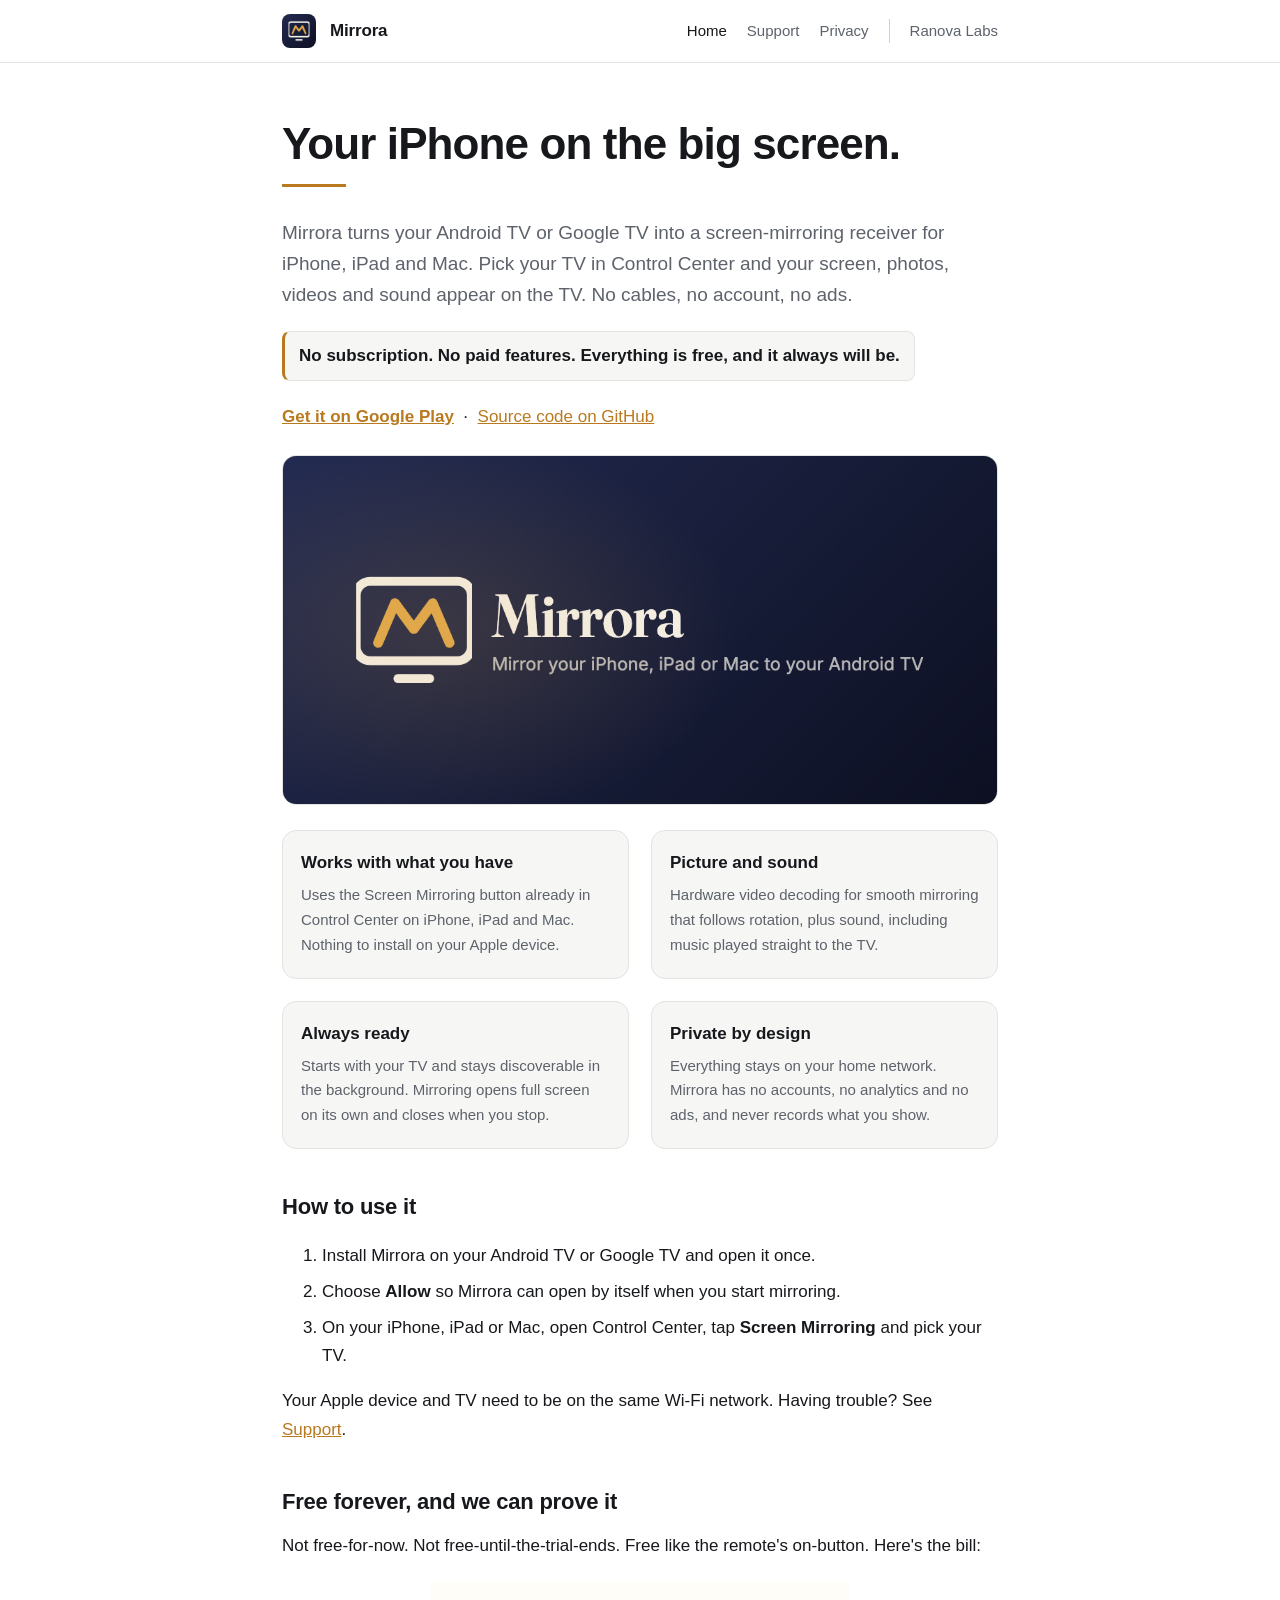
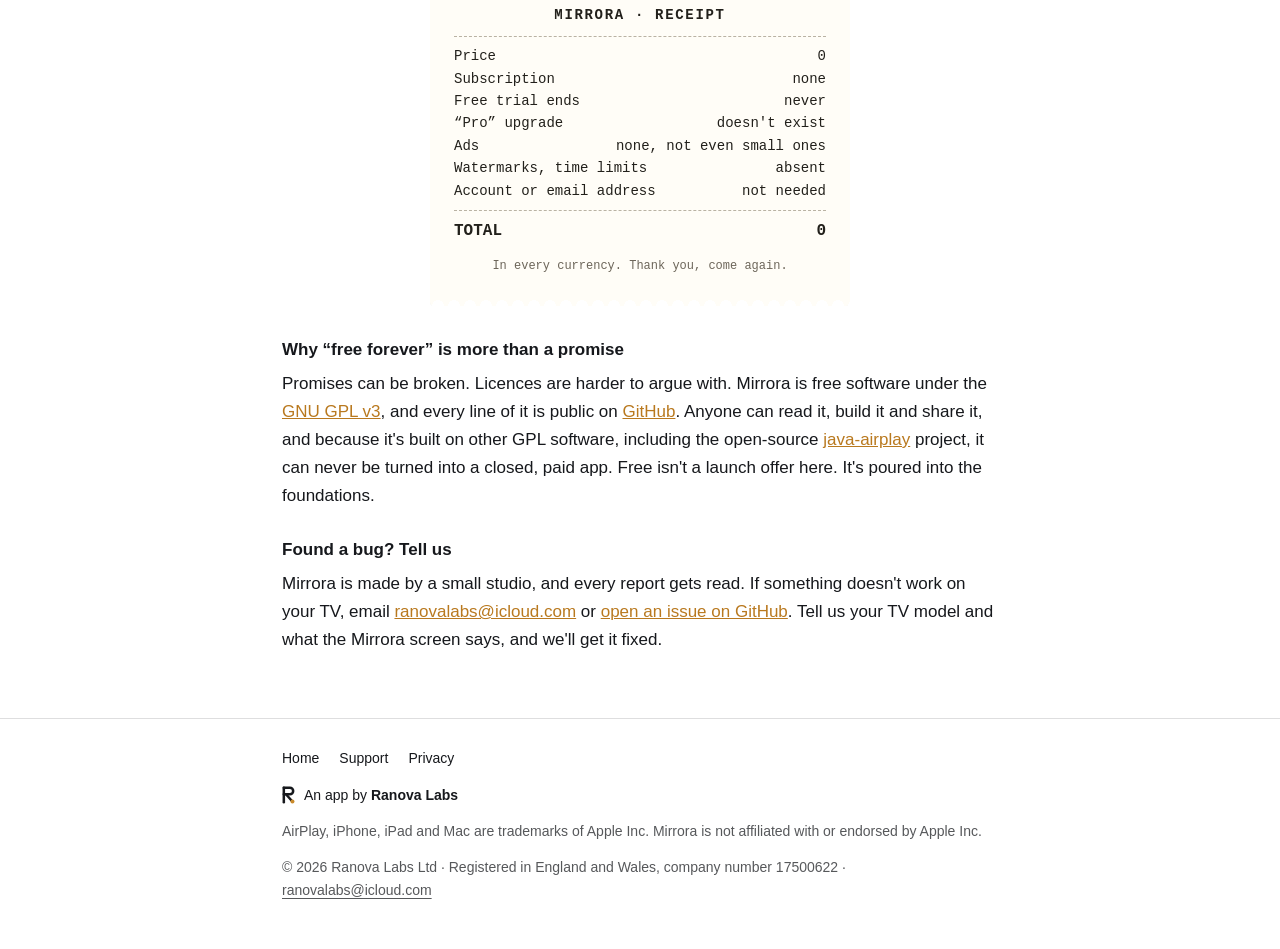
<file: docs/index.html>
<!doctype html>
<html lang="en">
<head>
<meta charset="utf-8">
<meta name="viewport" content="width=device-width, initial-scale=1">
<title>Mirrora — Screen mirroring for Android TV</title>
<meta name="description" content="Mirror your iPhone, iPad or Mac to your Android TV or Google TV. No subscription, no paid features: free and open source, for good.">
<link rel="icon" href="assets/icon.png">
<link rel="stylesheet" href="style.css?v=20261117">
<link rel="stylesheet" href="assets/ranova-frame.css?v=20261019">
</head>
<body>
<header class="site"><div class="wrap">
  <a class="brand" href="index.html"><img src="assets/icon.png" alt=""><span class="name">Mirrora</span></a>
  <nav><a href="index.html" aria-current="page">Home</a><a href="support.html">Support</a><a href="privacy.html">Privacy</a><a class="rl-home" href="https://ranovalabs.github.io/">Ranova Labs</a></nav>
</div></header>

<main class="wrap">
  <section class="hero">
    <h1>Your iPhone on the big screen.</h1>
    <hr class="rule">
    <p class="lede">Mirrora turns your Android TV or Google TV into a screen-mirroring receiver for iPhone, iPad and Mac. Pick your TV in Control Center and your screen, photos, videos and sound appear on the TV. No cables, no account, no ads.</p>
    <p class="promise"><strong>No subscription. No paid features. Everything is free, and it always will be.</strong></p>
    <p><a href="https://play.google.com/store/apps/details?id=com.ranovalabs.mirror"><strong>Get it on Google Play</strong></a> &nbsp;·&nbsp; <a href="https://github.com/RanovaLabs/mirrora">Source code on GitHub</a></p>
  </section>

  <p><img src="assets/feature.png" alt="Mirrora" style="width:100%;border-radius:14px;border:1px solid var(--line)"></p>

  <div class="grid" style="grid-template-columns:repeat(auto-fit,minmax(300px,1fr))">
    <div class="card"><h3>Works with what you have</h3><p>Uses the Screen Mirroring button already in Control Center on iPhone, iPad and Mac. Nothing to install on your Apple device.</p></div>
    <div class="card"><h3>Picture and sound</h3><p>Hardware video decoding for smooth mirroring that follows rotation, plus sound, including music played straight to the TV.</p></div>
    <div class="card"><h3>Always ready</h3><p>Starts with your TV and stays discoverable in the background. Mirroring opens full screen on its own and closes when you stop.</p></div>
    <div class="card"><h3>Private by design</h3><p>Everything stays on your home network. Mirrora has no accounts, no analytics and no ads, and never records what you show.</p></div>
  </div>

  <h2>How to use it</h2>
  <ol>
    <li>Install Mirrora on your Android TV or Google TV and open it once.</li>
    <li>Choose <strong>Allow</strong> so Mirrora can open by itself when you start mirroring.</li>
    <li>On your iPhone, iPad or Mac, open Control Center, tap <strong>Screen Mirroring</strong> and pick your TV.</li>
  </ol>
  <p>Your Apple device and TV need to be on the same Wi-Fi network. Having trouble? See <a href="support.html">Support</a>.</p>

  <h2 id="free">Free forever, and we can prove it</h2>
  <p>Not free-for-now. Not free-until-the-trial-ends. Free like the remote's on-button. Here's the bill:</p>

  <div class="receipt" role="table" aria-label="What Mirrora costs">
    <div class="r-head">MIRRORA &middot; RECEIPT</div>
    <div class="r-row" role="row"><span role="cell">Price</span><span role="cell">0</span></div>
    <div class="r-row" role="row"><span role="cell">Subscription</span><span role="cell">none</span></div>
    <div class="r-row" role="row"><span role="cell">Free trial ends</span><span role="cell">never</span></div>
    <div class="r-row" role="row"><span role="cell">&ldquo;Pro&rdquo; upgrade</span><span role="cell">doesn't exist</span></div>
    <div class="r-row" role="row"><span role="cell">Ads</span><span role="cell">none, not even small ones</span></div>
    <div class="r-row" role="row"><span role="cell">Watermarks, time limits</span><span role="cell">absent</span></div>
    <div class="r-row" role="row"><span role="cell">Account or email address</span><span role="cell">not needed</span></div>
    <div class="r-row r-total" role="row"><span role="cell">TOTAL</span><span role="cell">0</span></div>
    <div class="r-foot">In every currency. Thank you, come again.</div>
  </div>

  <h3>Why &ldquo;free forever&rdquo; is more than a promise</h3>
  <p>Promises can be broken. Licences are harder to argue with. Mirrora is free software under the <a href="https://www.gnu.org/licenses/gpl-3.0.html">GNU GPL v3</a>, and every line of it is public on <a href="https://github.com/RanovaLabs/mirrora">GitHub</a>. Anyone can read it, build it and share it, and because it's built on other GPL software, including the open-source <a href="https://github.com/serezhka/java-airplay">java-airplay</a> project, it can never be turned into a closed, paid app. Free isn't a launch offer here. It's poured into the foundations.</p>

  <h3>Found a bug? Tell us</h3>
  <p>Mirrora is made by a small studio, and every report gets read. If something doesn't work on your TV, email <a href="mailto:ranovalabs@icloud.com">ranovalabs@icloud.com</a> or <a href="https://github.com/RanovaLabs/mirrora/issues">open an issue on GitHub</a>. Tell us your TV model and what the Mirrora screen says, and we'll get it fixed.</p>
</main>
<div class="rl-foot" role="contentinfo"><div class="rl-wrap" style="--rl-max: 760px">
  <nav class="rl-links" aria-label="Footer"><a href="index.html">Home</a><a href="support.html">Support</a><a href="privacy.html">Privacy</a></nav>
  <a class="rl-by" href="https://ranovalabs.github.io/"><svg viewBox="11 7 36 50" aria-hidden="true"><g fill="none" stroke="currentColor" stroke-width="7" stroke-linecap="round" stroke-linejoin="round"><path d="M16 12 L16 52"/><path d="M16 12 H33 A9 9 0 0 1 33 30 H16"/><path d="M22 30 L38 48"/></g><circle cx="40" cy="50" r="5.6" fill="#C98A2B"/></svg><span>An app by <b>Ranova Labs</b></span></a>
  <p class="rl-note">AirPlay, iPhone, iPad and Mac are trademarks of Apple Inc. Mirrora is not affiliated with or endorsed by Apple Inc.</p>
  <p class="rl-legal">&copy; 2026 Ranova Labs Ltd &middot; Registered in England and Wales, company number 17500622 &middot; <a href="mailto:ranovalabs@icloud.com">ranovalabs@icloud.com</a></p>
</div></div>
</body>
</html>
</file>
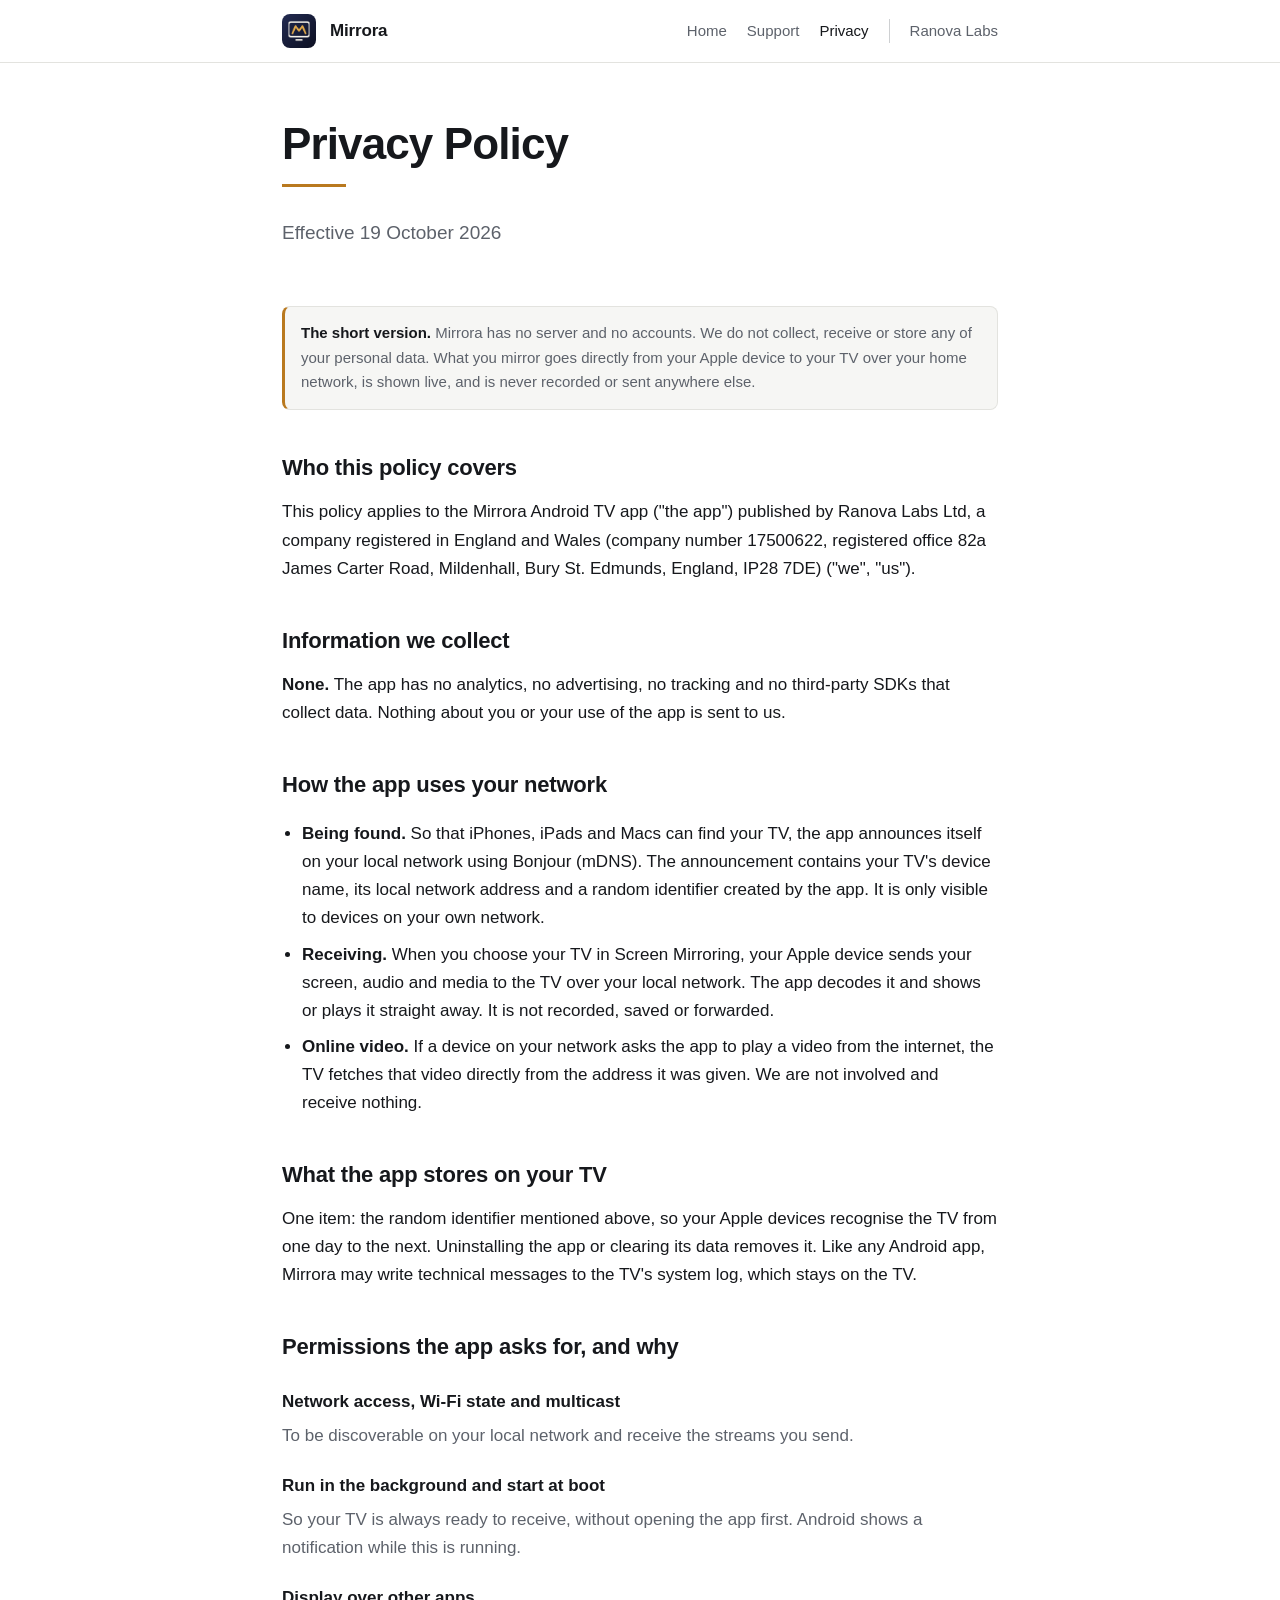
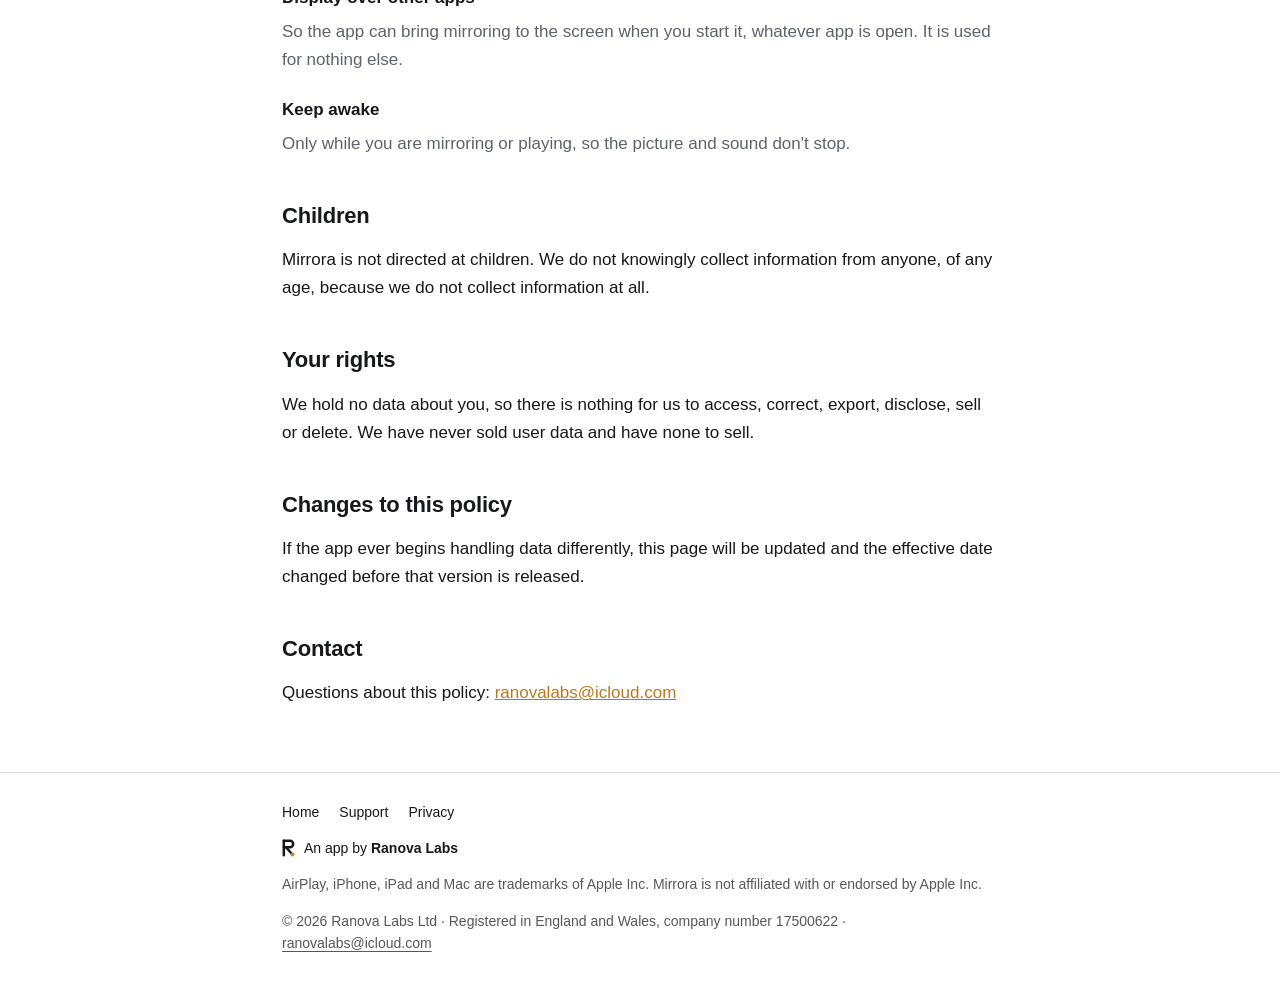
<file: docs/privacy.html>
<!doctype html>
<html lang="en">
<head>
<meta charset="utf-8">
<meta name="viewport" content="width=device-width, initial-scale=1">
<title>Privacy Policy — Mirrora</title>
<meta name="description" content="Mirrora collects no personal data. Mirrored content is shown live on your TV and never recorded or sent to us.">
<link rel="icon" href="assets/icon.png">
<link rel="stylesheet" href="style.css?v=20261117">
<link rel="stylesheet" href="assets/ranova-frame.css?v=20261019">
</head>
<body>
<header class="site"><div class="wrap">
  <a class="brand" href="index.html"><img src="assets/icon.png" alt=""><span class="name">Mirrora</span></a>
  <nav><a href="index.html">Home</a><a href="support.html">Support</a><a href="privacy.html" aria-current="page">Privacy</a><a class="rl-home" href="https://ranovalabs.github.io/">Ranova Labs</a></nav>
</div></header>

<main class="wrap">
  <section class="hero">
    <h1>Privacy Policy</h1>
    <hr class="rule">
    <p class="lede">Effective 19 October 2026</p>
  </section>

  <div class="note"><strong>The short version.</strong> Mirrora has no server and no accounts. We do not collect, receive or store any of your personal data. What you mirror goes directly from your Apple device to your TV over your home network, is shown live, and is never recorded or sent anywhere else.</div>

  <h2>Who this policy covers</h2>
  <p>This policy applies to the Mirrora Android TV app ("the app") published by Ranova Labs Ltd, a company registered in England and Wales (company number 17500622, registered office 82a James Carter Road, Mildenhall, Bury St. Edmunds, England, IP28 7DE) ("we", "us").</p>

  <h2>Information we collect</h2>
  <p><strong>None.</strong> The app has no analytics, no advertising, no tracking and no third-party SDKs that collect data. Nothing about you or your use of the app is sent to us.</p>

  <h2>How the app uses your network</h2>
  <ul>
    <li><strong>Being found.</strong> So that iPhones, iPads and Macs can find your TV, the app announces itself on your local network using Bonjour (mDNS). The announcement contains your TV's device name, its local network address and a random identifier created by the app. It is only visible to devices on your own network.</li>
    <li><strong>Receiving.</strong> When you choose your TV in Screen Mirroring, your Apple device sends your screen, audio and media to the TV over your local network. The app decodes it and shows or plays it straight away. It is not recorded, saved or forwarded.</li>
    <li><strong>Online video.</strong> If a device on your network asks the app to play a video from the internet, the TV fetches that video directly from the address it was given. We are not involved and receive nothing.</li>
  </ul>

  <h2>What the app stores on your TV</h2>
  <p>One item: the random identifier mentioned above, so your Apple devices recognise the TV from one day to the next. Uninstalling the app or clearing its data removes it. Like any Android app, Mirrora may write technical messages to the TV's system log, which stays on the TV.</p>

  <h2>Permissions the app asks for, and why</h2>
  <dl>
    <dt>Network access, Wi-Fi state and multicast</dt>
    <dd>To be discoverable on your local network and receive the streams you send.</dd>
    <dt>Run in the background and start at boot</dt>
    <dd>So your TV is always ready to receive, without opening the app first. Android shows a notification while this is running.</dd>
    <dt>Display over other apps</dt>
    <dd>So the app can bring mirroring to the screen when you start it, whatever app is open. It is used for nothing else.</dd>
    <dt>Keep awake</dt>
    <dd>Only while you are mirroring or playing, so the picture and sound don't stop.</dd>
  </dl>

  <h2>Children</h2>
  <p>Mirrora is not directed at children. We do not knowingly collect information from anyone, of any age, because we do not collect information at all.</p>

  <h2>Your rights</h2>
  <p>We hold no data about you, so there is nothing for us to access, correct, export, disclose, sell or delete. We have never sold user data and have none to sell.</p>

  <h2>Changes to this policy</h2>
  <p>If the app ever begins handling data differently, this page will be updated and the effective date changed before that version is released.</p>

  <h2>Contact</h2>
  <p>Questions about this policy: <a href="mailto:ranovalabs@icloud.com">ranovalabs@icloud.com</a></p>
</main>
<div class="rl-foot" role="contentinfo"><div class="rl-wrap" style="--rl-max: 760px">
  <nav class="rl-links" aria-label="Footer"><a href="index.html">Home</a><a href="support.html">Support</a><a href="privacy.html">Privacy</a></nav>
  <a class="rl-by" href="https://ranovalabs.github.io/"><svg viewBox="11 7 36 50" aria-hidden="true"><g fill="none" stroke="currentColor" stroke-width="7" stroke-linecap="round" stroke-linejoin="round"><path d="M16 12 L16 52"/><path d="M16 12 H33 A9 9 0 0 1 33 30 H16"/><path d="M22 30 L38 48"/></g><circle cx="40" cy="50" r="5.6" fill="#C98A2B"/></svg><span>An app by <b>Ranova Labs</b></span></a>
  <p class="rl-note">AirPlay, iPhone, iPad and Mac are trademarks of Apple Inc. Mirrora is not affiliated with or endorsed by Apple Inc.</p>
  <p class="rl-legal">&copy; 2026 Ranova Labs Ltd &middot; Registered in England and Wales, company number 17500622 &middot; <a href="mailto:ranovalabs@icloud.com">ranovalabs@icloud.com</a></p>
</div></div>
</body>
</html>
</file>
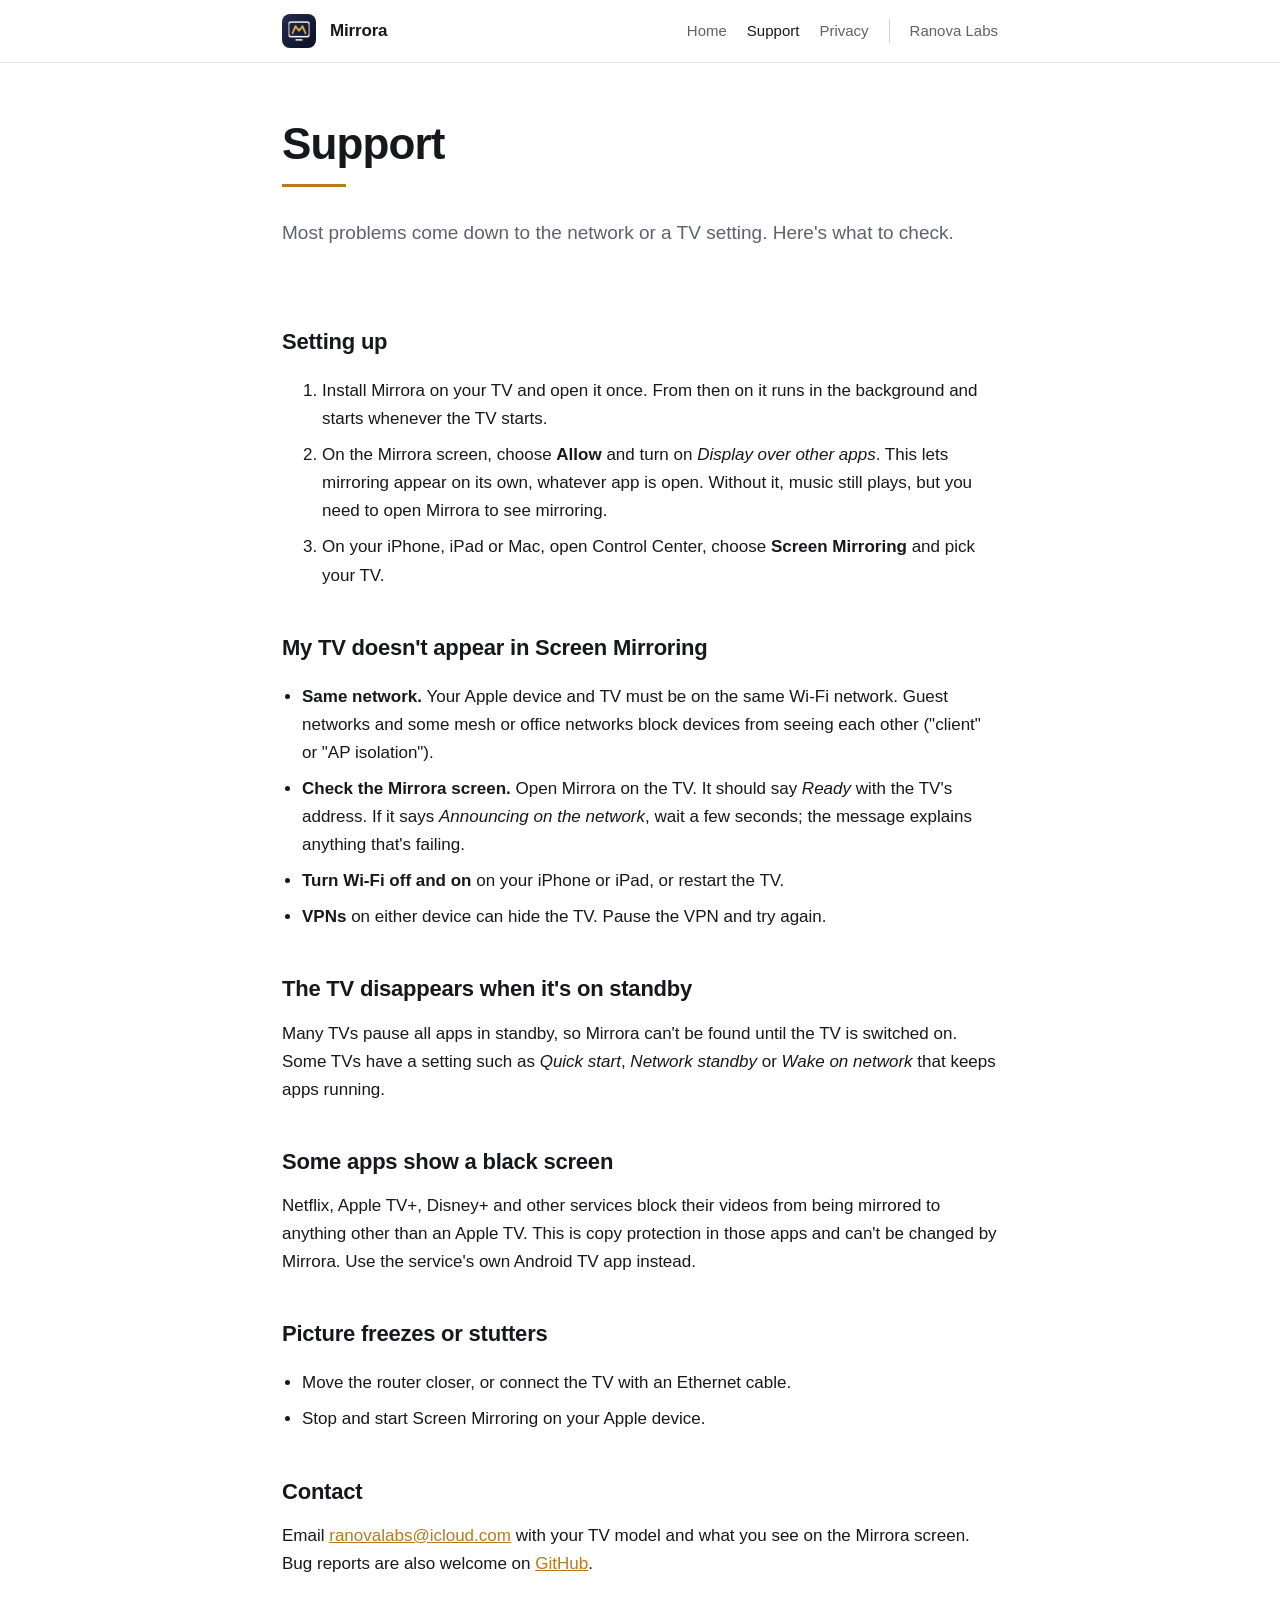
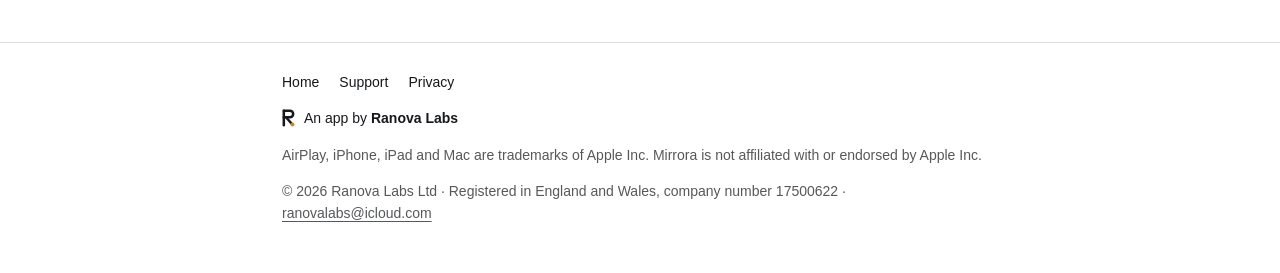
<file: docs/support.html>
<!doctype html>
<html lang="en">
<head>
<meta charset="utf-8">
<meta name="viewport" content="width=device-width, initial-scale=1">
<title>Support — Mirrora</title>
<meta name="description" content="Help setting up Mirrora screen mirroring on Android TV and Google TV.">
<link rel="icon" href="assets/icon.png">
<link rel="stylesheet" href="style.css?v=20261117">
<link rel="stylesheet" href="assets/ranova-frame.css?v=20261019">
</head>
<body>
<header class="site"><div class="wrap">
  <a class="brand" href="index.html"><img src="assets/icon.png" alt=""><span class="name">Mirrora</span></a>
  <nav><a href="index.html">Home</a><a href="support.html" aria-current="page">Support</a><a href="privacy.html">Privacy</a><a class="rl-home" href="https://ranovalabs.github.io/">Ranova Labs</a></nav>
</div></header>

<main class="wrap">
  <section class="hero">
    <h1>Support</h1>
    <hr class="rule">
    <p class="lede">Most problems come down to the network or a TV setting. Here's what to check.</p>
  </section>

  <h2>Setting up</h2>
  <ol>
    <li>Install Mirrora on your TV and open it once. From then on it runs in the background and starts whenever the TV starts.</li>
    <li>On the Mirrora screen, choose <strong>Allow</strong> and turn on <em>Display over other apps</em>. This lets mirroring appear on its own, whatever app is open. Without it, music still plays, but you need to open Mirrora to see mirroring.</li>
    <li>On your iPhone, iPad or Mac, open Control Center, choose <strong>Screen Mirroring</strong> and pick your TV.</li>
  </ol>

  <h2>My TV doesn't appear in Screen Mirroring</h2>
  <ul>
    <li><strong>Same network.</strong> Your Apple device and TV must be on the same Wi-Fi network. Guest networks and some mesh or office networks block devices from seeing each other ("client" or "AP isolation").</li>
    <li><strong>Check the Mirrora screen.</strong> Open Mirrora on the TV. It should say <em>Ready</em> with the TV's address. If it says <em>Announcing on the network</em>, wait a few seconds; the message explains anything that's failing.</li>
    <li><strong>Turn Wi-Fi off and on</strong> on your iPhone or iPad, or restart the TV.</li>
    <li><strong>VPNs</strong> on either device can hide the TV. Pause the VPN and try again.</li>
  </ul>

  <h2>The TV disappears when it's on standby</h2>
  <p>Many TVs pause all apps in standby, so Mirrora can't be found until the TV is switched on. Some TVs have a setting such as <em>Quick start</em>, <em>Network standby</em> or <em>Wake on network</em> that keeps apps running.</p>

  <h2>Some apps show a black screen</h2>
  <p>Netflix, Apple TV+, Disney+ and other services block their videos from being mirrored to anything other than an Apple TV. This is copy protection in those apps and can't be changed by Mirrora. Use the service's own Android TV app instead.</p>

  <h2>Picture freezes or stutters</h2>
  <ul>
    <li>Move the router closer, or connect the TV with an Ethernet cable.</li>
    <li>Stop and start Screen Mirroring on your Apple device.</li>
  </ul>

  <h2>Contact</h2>
  <p>Email <a href="mailto:ranovalabs@icloud.com">ranovalabs@icloud.com</a> with your TV model and what you see on the Mirrora screen. Bug reports are also welcome on <a href="https://github.com/RanovaLabs/mirrora/issues">GitHub</a>.</p>
</main>
<div class="rl-foot" role="contentinfo"><div class="rl-wrap" style="--rl-max: 760px">
  <nav class="rl-links" aria-label="Footer"><a href="index.html">Home</a><a href="support.html">Support</a><a href="privacy.html">Privacy</a></nav>
  <a class="rl-by" href="https://ranovalabs.github.io/"><svg viewBox="11 7 36 50" aria-hidden="true"><g fill="none" stroke="currentColor" stroke-width="7" stroke-linecap="round" stroke-linejoin="round"><path d="M16 12 L16 52"/><path d="M16 12 H33 A9 9 0 0 1 33 30 H16"/><path d="M22 30 L38 48"/></g><circle cx="40" cy="50" r="5.6" fill="#C98A2B"/></svg><span>An app by <b>Ranova Labs</b></span></a>
  <p class="rl-note">AirPlay, iPhone, iPad and Mac are trademarks of Apple Inc. Mirrora is not affiliated with or endorsed by Apple Inc.</p>
  <p class="rl-legal">&copy; 2026 Ranova Labs Ltd &middot; Registered in England and Wales, company number 17500622 &middot; <a href="mailto:ranovalabs@icloud.com">ranovalabs@icloud.com</a></p>
</div></div>
</body>
</html>
</file>
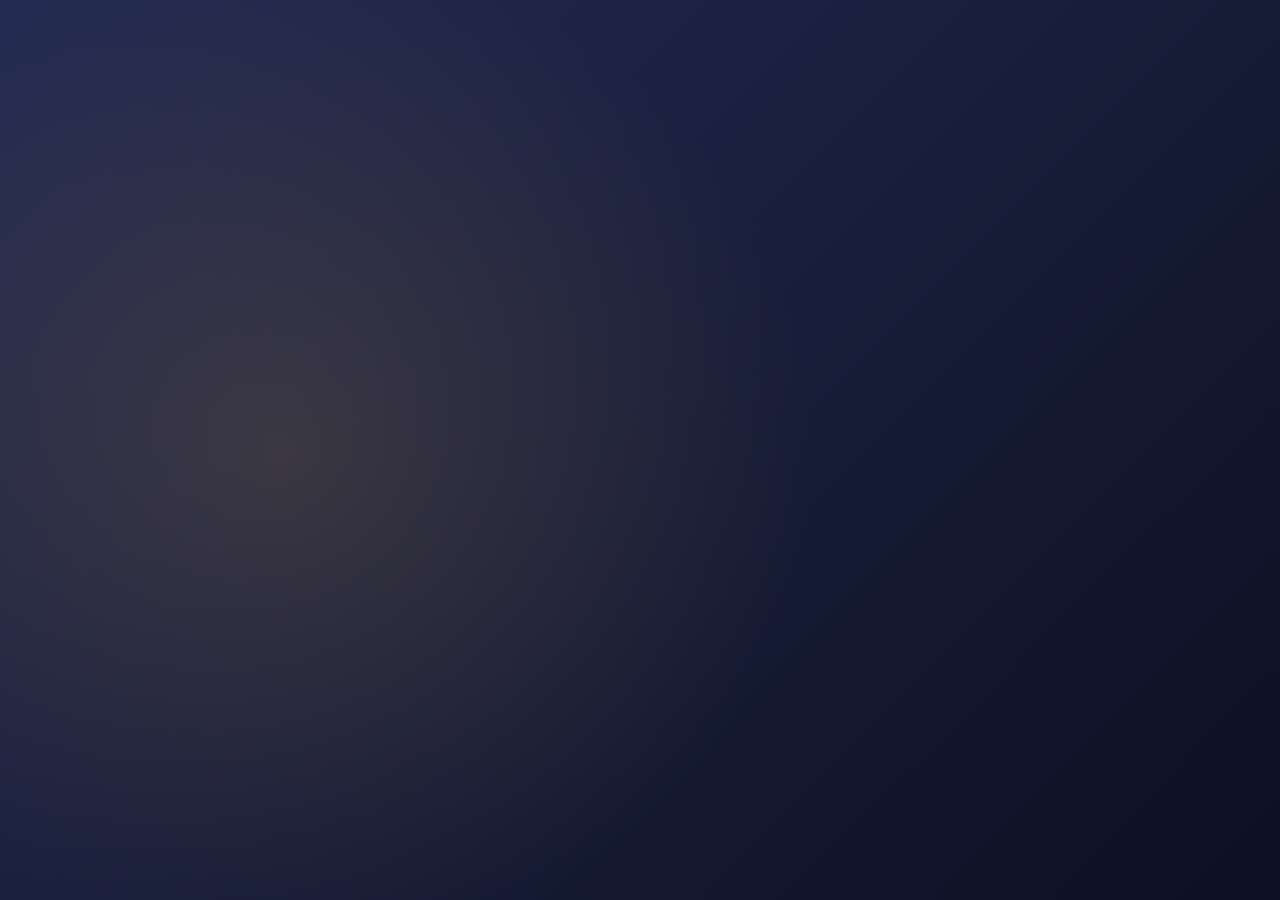
<file: store/src/art.html>
<!doctype html><html><head>
<link rel="preconnect" href="https://fonts.googleapis.com">
<link href="https://fonts.googleapis.com/css2?family=Fraunces:opsz,wght@9..144,600&family=Inter:wght@400;500&display=block" rel="stylesheet">
<style>
  html,body{margin:0;width:100vw;height:100vh;overflow:hidden}
  body{background:linear-gradient(135deg,#232B52 0%,#0D1022 100%);display:flex;align-items:center;justify-content:center;font-family:Inter,sans-serif;color:#F5F1E8}
  .mark{display:block}
  .row{display:flex;align-items:center;gap:6vh}
  .word{font-family:Fraunces,serif;font-weight:600;letter-spacing:-0.01em;line-height:1}
  .tag{color:rgba(245,241,232,.72);margin-top:2.2vh;font-weight:400}
  .glow{position:absolute;inset:0;background:radial-gradient(60% 80% at 22% 50%,rgba(224,168,74,.16),transparent 70%)}
</style></head><body>
<div class="glow" id="glow"></div>
<div id="root"></div>
<script>
const MARK = (size) => `<svg class="mark" width="${size}" height="${size*54/58}" viewBox="25 27.5 58 54" xmlns="http://www.w3.org/2000/svg">
 <rect x="25" y="30" width="58" height="40" rx="7" fill="none" stroke="#F5F1E8" stroke-width="4.5"/>
 <path d="M46 79 H62" stroke="#F5F1E8" stroke-width="4.5" stroke-linecap="round"/>
 <path d="M36 61 L44.5 41 L54 54 L63.5 41 L72 61" fill="none" stroke="#E0A84A" stroke-width="5" stroke-linecap="round" stroke-linejoin="round"/></svg>`;
const p = new URLSearchParams(location.search), kind = p.get('k');
const W = innerWidth, H = innerHeight, root = document.getElementById('root');
if (kind === 'icon') {            // square icon, mark fills ~62%
  document.getElementById('glow').remove();
  root.innerHTML = MARK(W*0.62);
} else if (kind === 'banner') {   // TV banner: mark + wordmark
  root.innerHTML = `<div class="row">${MARK(H*0.42)}<div class="word" style="font-size:${H*0.30}px">Mirrora</div></div>`;
} else if (kind === 'feature') {  // Play feature graphic
  root.innerHTML = `<div class="row" style="gap:${H*0.07}px">${MARK(H*0.40)}<div>
    <div class="word" style="font-size:${H*0.21}px">Mirrora</div>
    <div class="tag" style="font-size:${H*0.062}px">Mirror your iPhone, iPad or Mac to your Android TV</div></div></div>`;
}
document.fonts.ready.then(()=>document.title='ready');
</script></body></html>
</file>
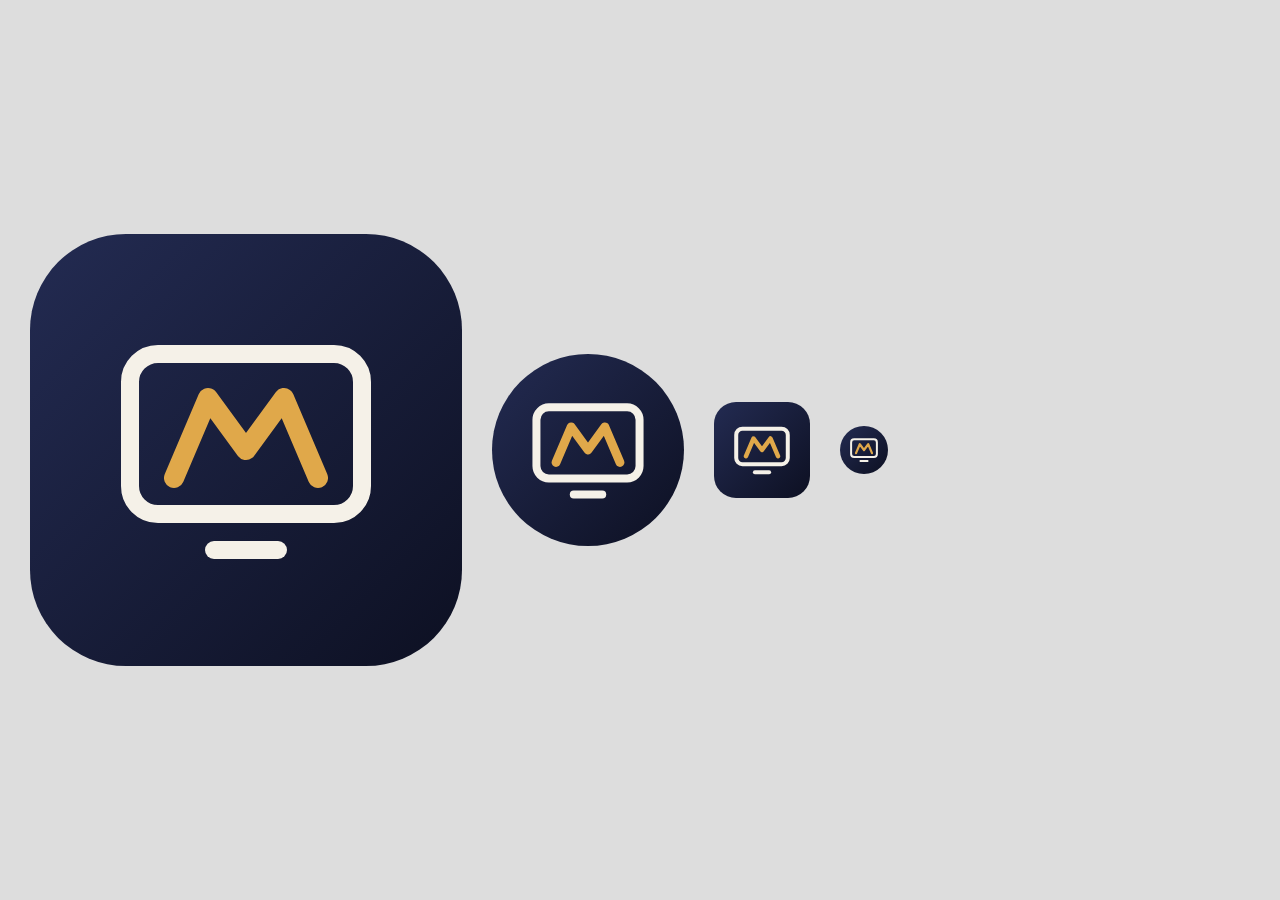
<file: store/src/preview.html>
<html><body style="margin:0;background:#ddd;display:flex;gap:30px;padding:30px;align-items:center">
<img src="mark.svg" width="432" style="border-radius:96px">
<img src="mark.svg" width="192" style="border-radius:50%">
<img src="mark.svg" width="96" style="border-radius:22px">
<img src="mark.svg" width="48" style="border-radius:50%">
</body></html>
</file>
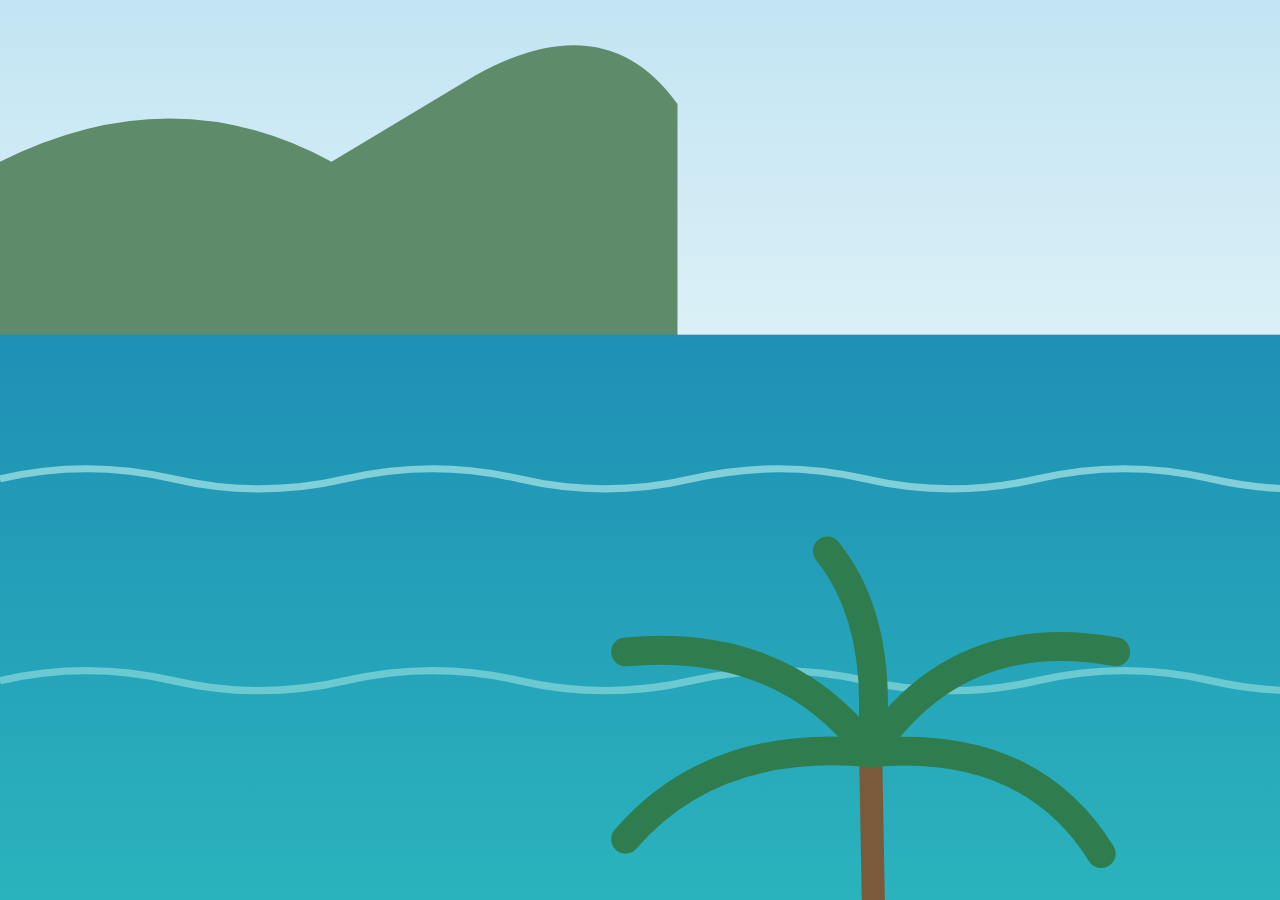
<file: store/src/scene.html>
<!doctype html><html><head><style>html,body{margin:0;width:100vw;height:100vh;overflow:hidden}svg{display:block;width:100vw;height:100vh}</style></head><body>
<script>
const k = new URLSearchParams(location.search).get('k');
const W = innerWidth, H = innerHeight;
let svg;
if (k === 'lake') {
  // Mountain lake at golden hour, with its reflection.
  svg = `<svg viewBox="0 0 1920 1080" preserveAspectRatio="xMidYMid slice" xmlns="http://www.w3.org/2000/svg">
  <defs>
   <linearGradient id="sky" x1="0" y1="0" x2="0" y2="1"><stop offset="0" stop-color="#2A3F7A"/><stop offset=".45" stop-color="#C46B6B"/><stop offset=".62" stop-color="#F2B66B"/></linearGradient>
   <linearGradient id="water" x1="0" y1="0" x2="0" y2="1"><stop offset="0" stop-color="#E8A866"/><stop offset=".35" stop-color="#7A5E86"/><stop offset="1" stop-color="#1E2A52"/></linearGradient>
   <radialGradient id="sun" cx="0.5" cy="0.5" r="0.5"><stop offset="0" stop-color="#FFF4D6"/><stop offset=".5" stop-color="#FFD58A" stop-opacity=".9"/><stop offset="1" stop-color="#FFB45E" stop-opacity="0"/></radialGradient>
  </defs>
  <rect width="1920" height="640" fill="url(#sky)"/>
  <circle cx="1240" cy="420" r="230" fill="url(#sun)"/>
  <circle cx="1240" cy="420" r="62" fill="#FFF1CF"/>
  <path d="M0 560 L180 400 L330 470 L520 300 L700 450 L860 360 L1010 470 L1180 380 L1350 480 L1530 330 L1720 450 L1920 380 V640 H0Z" fill="#6E4F78" opacity=".85"/>
  <path d="M0 640 L140 520 L300 580 L470 470 L640 590 L820 500 L1000 600 L1200 520 L1420 610 L1600 510 L1780 590 L1920 540 V640Z" fill="#3E3560"/>
  <rect y="640" width="1920" height="440" fill="url(#water)"/>
  <g opacity=".45" transform="translate(0 1280) scale(1 -1)">
   <path d="M0 640 L140 520 L300 580 L470 470 L640 590 L820 500 L1000 600 L1200 520 L1420 610 L1600 510 L1780 590 L1920 540 V640Z" fill="#2A2650"/>
  </g>
  <ellipse cx="1240" cy="700" rx="70" ry="10" fill="#FFF1CF" opacity=".8"/>
  <ellipse cx="1240" cy="740" rx="140" ry="6" fill="#FFE2A8" opacity=".55"/>
  <ellipse cx="1240" cy="790" rx="220" ry="5" fill="#FFD58A" opacity=".35"/>
  <ellipse cx="1240" cy="850" rx="300" ry="4" fill="#FFD58A" opacity=".2"/>
  <path d="M300 760 h420 M900 820 h260 M1500 900 h300 M200 960 h200" stroke="#F5D2A0" stroke-width="3" opacity=".25" stroke-linecap="round"/>
  </svg>`;
} else {
  // Portrait coastal scene (an iPhone held upright).
  svg = `<svg viewBox="0 0 888 1920" preserveAspectRatio="xMidYMid slice" xmlns="http://www.w3.org/2000/svg">
  <defs>
   <linearGradient id="sky2" x1="0" y1="0" x2="0" y2="1"><stop offset="0" stop-color="#7FC4E8"/><stop offset="1" stop-color="#DDF1F7"/></linearGradient>
   <linearGradient id="sea" x1="0" y1="0" x2="0" y2="1"><stop offset="0" stop-color="#1F8FB5"/><stop offset="1" stop-color="#2FC3C0"/></linearGradient>
   <linearGradient id="sand" x1="0" y1="0" x2="0" y2="1"><stop offset="0" stop-color="#F3DDB0"/><stop offset="1" stop-color="#E7C38A"/></linearGradient>
  </defs>
  <rect width="888" height="900" fill="url(#sky2)"/>
  <circle cx="660" cy="300" r="70" fill="#FFF6D8"/>
  <path d="M60 330 q40 -30 80 0 q30 -22 60 0 Z M420 220 q50 -36 100 0 q36 -26 72 0 Z" fill="#FFFFFF" opacity=".85"/>
  <path d="M0 900 L0 760 Q120 700 230 760 L330 700 Q420 650 470 720 L470 900Z" fill="#5E8C6A"/>
  <rect y="880" width="888" height="560" fill="url(#sea)"/>
  <path d="M0 980 q60 -14 120 0 t120 0 t120 0 t120 0 t120 0 t120 0 t120 0 t120 0" stroke="#BFF3F0" stroke-width="5" fill="none" opacity=".6"/>
  <path d="M0 1120 q60 -14 120 0 t120 0 t120 0 t120 0 t120 0 t120 0 t120 0 t120 0" stroke="#BFF3F0" stroke-width="5" fill="none" opacity=".45"/>
  <path d="M0 1380 Q200 1300 420 1360 T888 1330 V1920 H0Z" fill="url(#sand)"/>
  <path d="M0 1380 Q200 1300 420 1360 T888 1330" stroke="#FFFFFF" stroke-width="10" fill="none" opacity=".8"/>
  <g transform="translate(610 1500)">
   <path d="M0 0 L-6 -330" stroke="#7A5A3A" stroke-width="16" stroke-linecap="round"/>
   <path d="M-6 -330 q-110 -10 -170 60 M-6 -330 q-60 -80 -170 -70 M-6 -330 q60 -90 170 -70 M-6 -330 q110 -10 160 70 M-6 -330 q10 -90 -30 -140" stroke="#2F7D4E" stroke-width="20" fill="none" stroke-linecap="round"/>
  </g>
  <rect x="150" y="1560" width="220" height="16" rx="8" fill="#D9A05B" opacity=".6"/>
  </svg>`;
}
document.body.innerHTML = svg;
</script></body></html>
</file>
<file: docs/style.css>
:root {
  --bg: #ffffff;
  --surface: #f6f6f4;
  --text: #16181c;
  --muted: #5d626b;
  --line: #e3e3df;
  --accent: #b9791f;
  --ink: #1a1d21;
}
@media (prefers-color-scheme: dark) {
  :root {
    --bg: #14161a;
    --surface: #1c1f24;
    --text: #f2f3f5;
    --muted: #a2a8b3;
    --line: #2b2f36;
    --accent: #e0a84a;
    --ink: #f2f3f5;
  }
}
* { box-sizing: border-box; }
html { -webkit-text-size-adjust: 100%; }
body {
  margin: 0;
  background: var(--bg);
  color: var(--text);
  font: 17px/1.65 -apple-system, BlinkMacSystemFont, "Segoe UI", Roboto, Helvetica, Arial, sans-serif;
}
.wrap { max-width: 760px; margin: 0 auto; padding: 0 22px; }
header.site {
  border-bottom: 1px solid var(--line);
  position: sticky; top: 0; background: var(--bg); z-index: 10;
}
header.site .wrap {
  display: flex; align-items: center; gap: 14px; flex-wrap: wrap;
  padding-top: 14px; padding-bottom: 14px;
}
header.site .brand { display: flex; align-items: center; gap: inherit; color: inherit; text-decoration: none; }
header.site img { width: 34px; height: 34px; border-radius: 8px; }
header.site .name { font-weight: 700; letter-spacing: -0.01em; }
header.site nav { margin-left: auto; display: flex; gap: 20px; }
/* Below this the three links no longer fit beside the wordmark, so give them
   their own row rather than letting them wrap one at a time. */
@media (max-width: 560px) {
  header.site nav { margin-left: 0; width: 100%; gap: 18px; padding-top: 2px; }
  .shots img { width: 168px; }
  .hero { padding-top: 34px; }
}
header.site nav a { color: var(--muted); text-decoration: none; font-size: 15px; }
header.site nav a:hover, header.site nav a[aria-current] { color: var(--text); }
h1 { font-size: clamp(30px, 6vw, 44px); line-height: 1.15; letter-spacing: -0.02em; margin: 0 0 14px; }
h2 { font-size: 22px; letter-spacing: -0.01em; margin: 40px 0 12px; }
h3 { font-size: 17px; margin: 26px 0 6px; }
p { margin: 0 0 16px; }
a { color: var(--accent); }
.lede { font-size: 19px; color: var(--muted); margin-bottom: 28px; }
.hero { padding: 56px 0 8px; }
.rule { height: 3px; background: var(--accent); border: 0; width: 64px; margin: 0 0 30px; }
.grid { display: grid; gap: 22px; grid-template-columns: repeat(auto-fit, minmax(220px, 1fr)); margin: 8px 0 12px; }
.card { background: var(--surface); border: 1px solid var(--line); border-radius: 14px; padding: 18px 18px 4px; }
.card h3 { margin-top: 0; }
.card p { font-size: 15px; color: var(--muted); }
.shots { display: flex; gap: 16px; overflow-x: auto; padding: 8px 0 20px; }
.shots img {
  width: 210px; flex: 0 0 auto; border-radius: 16px;
  border: 1px solid var(--line); background: var(--surface);
}
.note {
  background: var(--surface); border: 1px solid var(--line);
  border-left: 3px solid var(--accent); border-radius: 8px;
  padding: 14px 16px; font-size: 15px; color: var(--muted); margin: 22px 0;
}
.note strong { color: var(--text); }
dl dt { font-weight: 650; margin-top: 22px; }
dl dd { margin: 6px 0 0; color: var(--muted); }
ul { padding-left: 20px; } li { margin-bottom: 8px; }
footer.site {
  border-top: 1px solid var(--line); margin-top: 60px;
  padding: 26px 0 50px; color: var(--muted); font-size: 15px;
}
footer.site a { color: var(--muted); margin-right: 18px; }
table { width: 100%; border-collapse: collapse; font-size: 15px; margin: 12px 0 20px; display: block; overflow-x: auto; }
th, td { text-align: left; padding: 10px 12px; border-bottom: 1px solid var(--line); vertical-align: top; }
th { color: var(--muted); font-weight: 600; }
code { background: var(--surface); padding: 2px 6px; border-radius: 5px; font-size: 0.9em; }

/* Free-forever promise and receipt (home page) */
.promise { display: inline-block; background: var(--surface); border: 1px solid var(--line); border-left: 3px solid var(--accent); border-radius: 8px; padding: 10px 14px; margin: -8px 0 22px; }
.receipt { max-width: 420px; margin: 22px auto 30px; padding: 22px 24px 18px; background: #fffdf7; color: #22201b;
  font: 14px/1.6 ui-monospace, SFMono-Regular, Menlo, Consolas, monospace; border-radius: 4px;
  box-shadow: 0 1px 0 rgba(0,0,0,.04), 0 12px 30px rgba(0,0,0,.12);
  -webkit-mask: radial-gradient(circle 6px at 50% 100%, transparent 98%, #000) 0 0 / 16px 100% repeat-x;
          mask: radial-gradient(circle 6px at 50% 100%, transparent 98%, #000) 0 0 / 16px 100% repeat-x;
  padding-bottom: 30px; }
.receipt .r-head { text-align: center; letter-spacing: .12em; font-weight: 700; padding-bottom: 10px; border-bottom: 1px dashed #b9b2a3; margin-bottom: 8px; }
.receipt .r-row { display: flex; justify-content: space-between; gap: 16px; }
.receipt .r-row span:last-child { text-align: right; }
.receipt .r-total { border-top: 1px dashed #b9b2a3; margin-top: 8px; padding-top: 8px; font-weight: 700; font-size: 16px; }
.receipt .r-foot { text-align: center; color: #6d665a; font-size: 12px; margin-top: 12px; }
</file>
<file: docs/assets/ranova-frame.css>
/* Ranova Labs shared footer. The same file ships in every Ranova Labs app site.
   It inherits each site's text colour, so it follows that site's light/dark theme. */
.rl-foot { border-top: 1px solid color-mix(in srgb, currentColor 14%, transparent); margin-top: 64px; padding: 28px 0 48px; font-size: 14px; line-height: 1.6; }
.rl-foot .rl-wrap { max-width: var(--rl-max, 960px); margin: 0 auto; padding: 0 22px; display: grid; gap: 14px; }
.rl-foot p { margin: 0; max-width: none; color: inherit; font-size: inherit; }
.rl-foot a { color: inherit; text-decoration: none; }
.rl-foot a:hover { text-decoration: underline; text-underline-offset: 3px; }
.rl-foot .rl-links { display: flex; flex-wrap: wrap; gap: 6px 20px; font-weight: 500; }
.rl-foot .rl-by { display: inline-flex; align-items: center; gap: 9px; justify-self: start; font-weight: 500; }
.rl-foot .rl-by svg { width: 13px; height: 18px; flex-shrink: 0; }
.rl-foot .rl-by b { font-weight: 700; }
.rl-foot .rl-note, .rl-foot .rl-legal { opacity: .72; }
.rl-foot .rl-legal a { text-decoration: underline; text-underline-offset: 3px; }

/* "Ranova Labs" link at the end of each app site's header menu, set apart by a hairline. */
header.site nav a.rl-home { padding-left: 20px; border-left: 1px solid color-mix(in srgb, currentColor 30%, transparent); }
</file>
